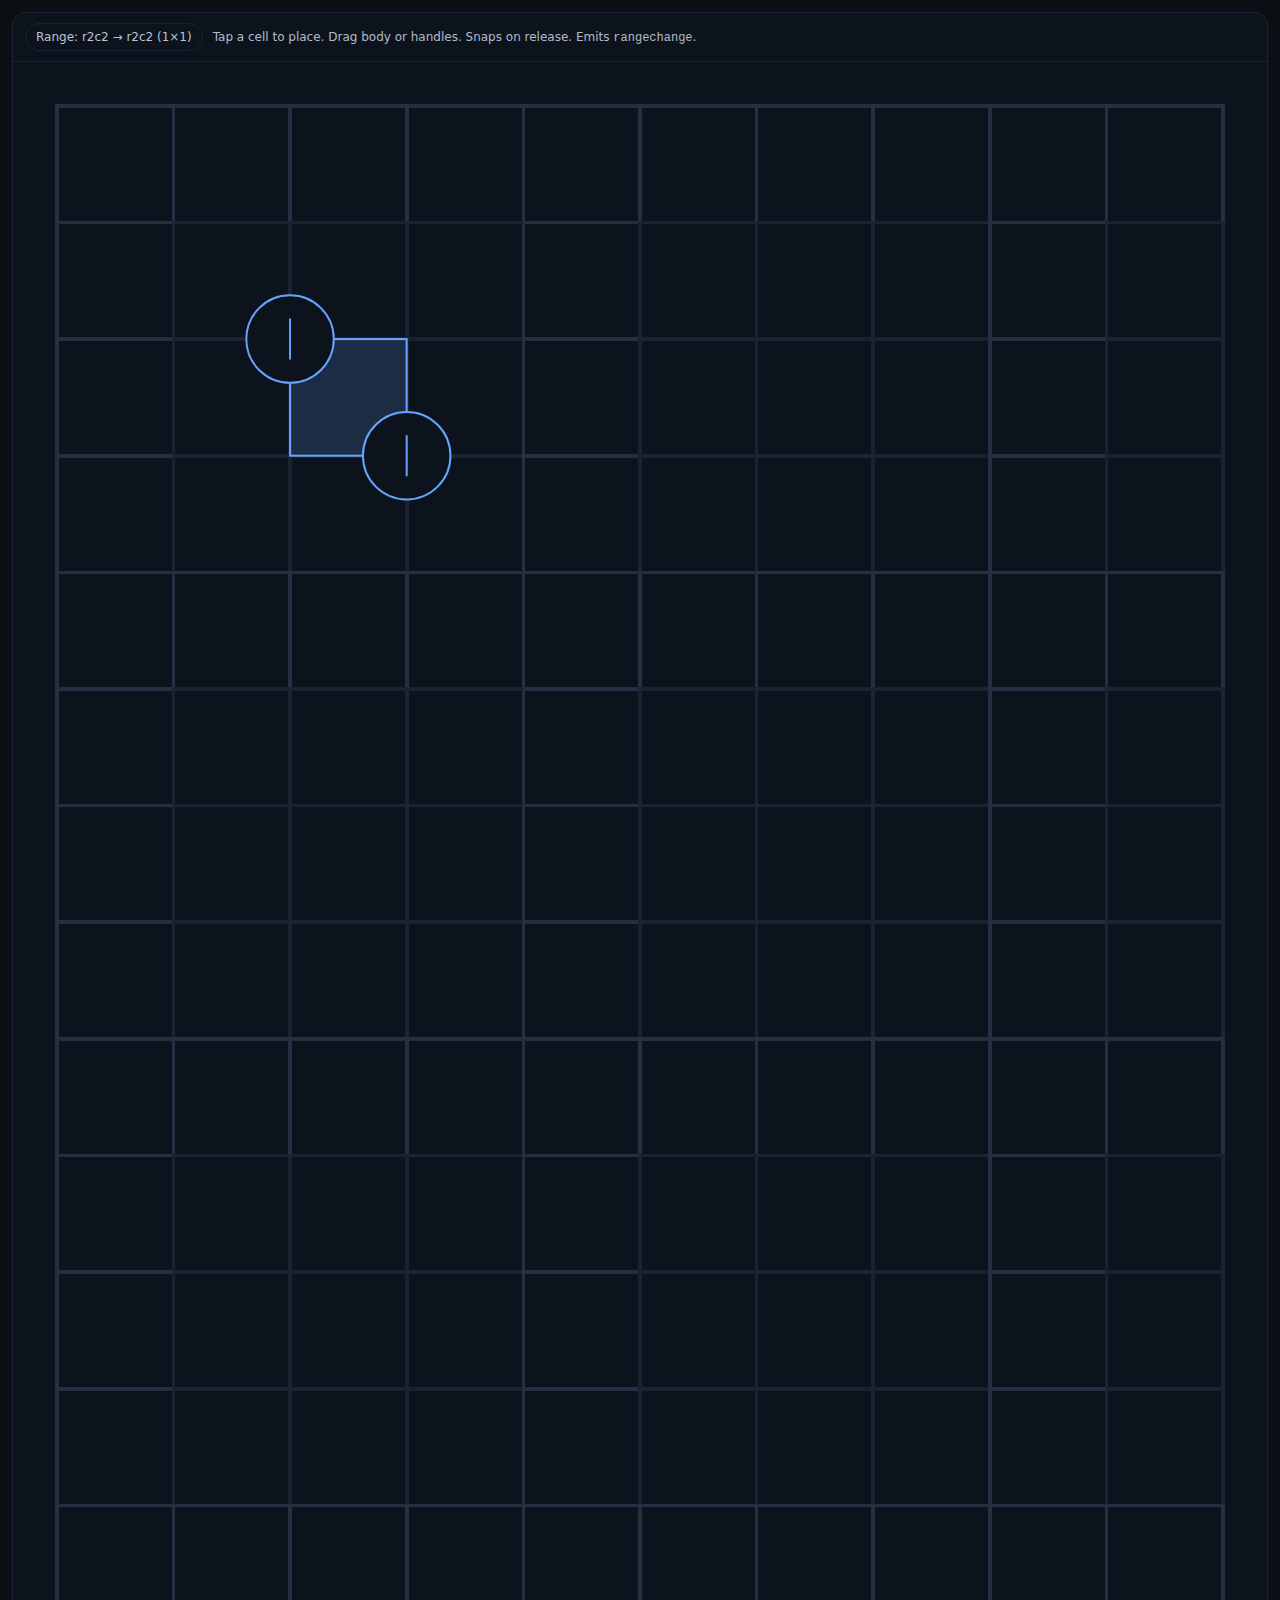
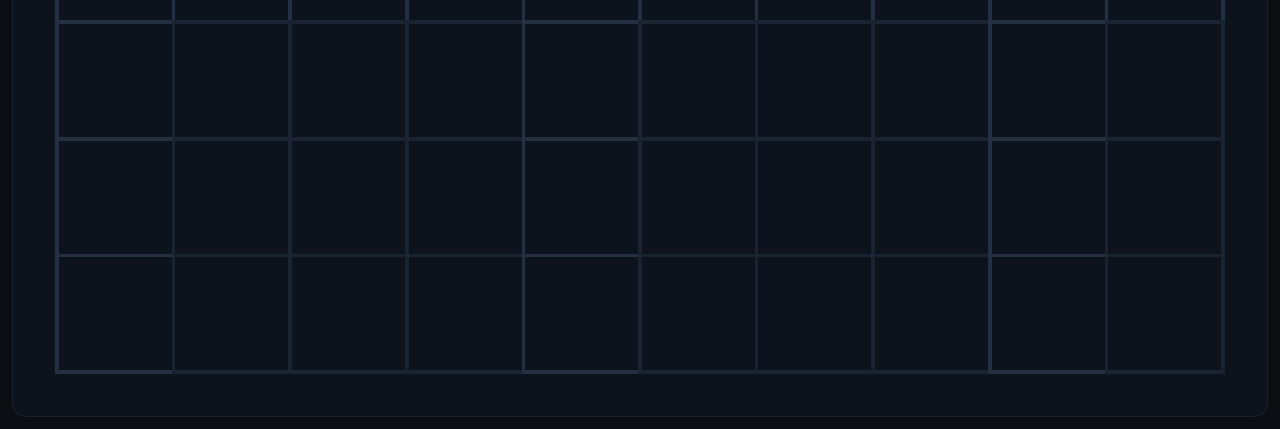
<file: selection-box/gpt-tile-selector.html>
<!doctype html>
<html lang="en">

<head>
  <meta charset="utf-8" />
  <meta name="viewport" content="width=device-width,initial-scale=1,viewport-fit=cover" />
  <title>Mobile-first SVG Range Selector</title>
  <style>
    :root {
      --bg: #0b0f14;
      --grid: #243042;
      --grid2: #1a2331;
      --sel: #66a3ff;
      --selFill: rgba(102, 163, 255, .18);
    }
    
    body {
      margin: 0;
      background: var(--bg);
      color: #cfd7e3;
      font-family: system-ui, -apple-system, Segoe UI, Roboto, Arial, sans-serif;
    }
    
    .wrap {
      padding: 12px;
    }
    
    .card {
      border: 1px solid #1a2331;
      border-radius: 14px;
      overflow: hidden;
      background: #0d131c;
    }
    
    .header {
      display: flex;
      gap: 10px;
      align-items: center;
      padding: 10px 12px;
      border-bottom: 1px solid #1a2331;
    }
    
    .pill {
      font-size: 12px;
      padding: 6px 10px;
      border: 1px solid #1a2331;
      border-radius: 999px;
      color: #b7c3d6;
    }
    
    .note {
      font-size: 12px;
      opacity: .85;
    }
    
    svg {
      display: block;
      width: 100%;
      height: auto;
      touch-action: none;
      user-select: none;
      -webkit-user-select: none;
    }
    
    .tile {
      fill: transparent;
    }
    
    .tileStroke {
      stroke: var(--grid2);
      stroke-width: 1;
      shape-rendering: crispEdges;
    }
    
    .tileStroke.major {
      stroke: var(--grid);
    }
    
    .selRect {
      fill: var(--selFill);
      stroke: var(--sel);
      stroke-width: 2;
      vector-effect: non-scaling-stroke;
    }
    
    .handle {
      fill: #0d131c;
      stroke: var(--sel);
      stroke-width: 2;
      vector-effect: non-scaling-stroke;
    }
    
    .handleHit {
      fill: transparent;
    }
    
    .handleLine {
      stroke: var(--sel);
      stroke-width: 2;
      vector-effect: non-scaling-stroke;
      stroke-linecap: round;
    }
  </style>
</head>

<body>
  <div class="wrap">
    <div class="card">
      <div class="header">
        <div class="pill" id="rangeReadout">Range: —</div>
        <div class="note">Tap a cell to place. Drag body or handles. Snaps on release. Emits <code>rangechange</code>.</div>
      </div>
      <svg id="sheet" viewBox="0 0 360 520" aria-label="sheet"></svg>
    </div>
  </div>
  
  <script>
    /**
     * Mobile-first, Excel-style range selector on an SVG grid.
     * - Tap a cell to insert selector at 1x1.
     * - Drag body to move entire range.
     * - Drag start/end handles to resize; seamless inversion supported.
     * - Snaps to grid on drag end.
     * - Emits CustomEvent('rangechange', { detail: { start:{r,c}, end:{r,c} } })
     */
    
    class SvgRangeSelector {
      /**
       * @param {SVGSVGElement} svg
       * @param {{
       *  rows:number, cols:number,
       *  cellW:number, cellH:number,
       *  majorEvery?:number,
       *  handleRadius?:number,
       *  padding?:number,
       * }} opts
       */
      constructor(svg, opts) {
        this.svg = svg;
        this.opts = {
          majorEvery: 5,
          handleRadius: 12,
          padding: 10,
          ...opts,
        };
        
        this.rows = this.opts.rows;
        this.cols = this.opts.cols;
        this.cellW = this.opts.cellW;
        this.cellH = this.opts.cellH;
        
        // Range in cell coordinates (inclusive)
        this.range = {
          a: { r: 0, c: 0 }, // one corner
          b: { r: 0, c: 0 }, // opposite corner
        };
        
        // Drag state
        this.drag = {
          mode: null, // 'move' | 'a' | 'b'
          pointerId: null,
          startPt: null, // SVG pt at pointerdown
          startRange: null, // snapshot of range at pointerdown
          moveAnchor: null, // offset in cells for moving
        };
        
        this._build();
        this._bind();
        this.render();
      }
      
      // --- Public: set range via 1x1 cell insertion
      placeAtCell(r, c) {
        const rr = this._clamp(r, 0, this.rows - 1);
        const cc = this._clamp(c, 0, this.cols - 1);
        this.range.a = { r: rr, c: cc };
        this.range.b = { r: rr, c: cc };
        this.render();
        this._emit();
      }
      
      // --- Emit rangechange on drag end / placement
      _emit() {
        const { start, end } = this._normalizedRange();
        this.svg.dispatchEvent(
          new CustomEvent("rangechange", {
            detail: { start, end },
            bubbles: true,
            composed: true,
          })
        );
      }
      
      // --- Build SVG elements
      _build() {
        const svg = this.svg;
        
        // Size viewBox based on grid
        const w = this.opts.padding * 2 + this.cols * this.cellW;
        const h = this.opts.padding * 2 + this.rows * this.cellH;
        svg.setAttribute("viewBox", `0 0 ${w} ${h}`);
        
        // Root groups
        this.gGrid = this._el("g");
        this.gSel = this._el("g");
        
        svg.appendChild(this.gGrid);
        svg.appendChild(this.gSel);
        
        // Grid background rect (for hit, if needed)
        this.bg = this._el("rect", {
          x: 0,
          y: 0,
          width: w,
          height: h,
          fill: "transparent"
        });
        this.gGrid.appendChild(this.bg);
        
        // Grid tiles (for tap-to-place)
        this.tiles = [];
        for (let r = 0; r < this.rows; r++) {
          for (let c = 0; c < this.cols; c++) {
            const x = this._pxX(c);
            const y = this._pxY(r);
            
            // A transparent tile rect for pointer events
            const tile = this._el("rect", {
              x,
              y,
              width: this.cellW,
              height: this.cellH,
              class: "tile",
              "data-r": r,
              "data-c": c
            });
            
            // Stroke grid line (separate so tile remains transparent)
            const stroke = this._el("rect", {
              x,
              y,
              width: this.cellW,
              height: this.cellH,
              fill: "transparent",
              class: "tileStroke" + ((r % this.opts.majorEvery === 0 || c % this.opts.majorEvery === 0) ? " major" : "")
            });
            
            this.gGrid.appendChild(stroke);
            this.gGrid.appendChild(tile);
            this.tiles.push(tile);
          }
        }
        
        // Selection rect
        this.selRect = this._el("rect", { class: "selRect" });
        this.gSel.appendChild(this.selRect);
        
        // Handles: start (a) and end (b)
        this.handleA = this._makeHandle();
        this.handleB = this._makeHandle();
        this.gSel.appendChild(this.handleA.g);
        this.gSel.appendChild(this.handleB.g);
        
        // A hit rect to drag the entire selection (bigger finger target)
        this.selHit = this._el("rect", { fill: "transparent" });
        this.gSel.insertBefore(this.selHit, this.selRect);
        
        // Ensure selector is above grid
        this.gSel.style.pointerEvents = "auto";
      }
      
      _makeHandle() {
        const g = this._el("g");
        
        // Simple "drag glyph": vertical line
        const line = this._el("line", { class: "handleLine" });
        const circle = this._el("circle", { class: "handle" });
        
        // Larger invisible hit target for finger
        const hit = this._el("circle", { class: "handleHit" });
        
        g.appendChild(hit);
        g.appendChild(circle);
        g.appendChild(line);
        
        return { g, line, circle, hit };
      }
      
      // --- Bind pointer events (touch + mouse via Pointer Events)
      _bind() {
        // Tap a tile to place 1x1 selector
        for (const tile of this.tiles) {
          tile.addEventListener("pointerdown", (e) => {
            // If currently dragging something else, ignore
            if (this.drag.mode) return;
            
            const r = Number(tile.getAttribute("data-r"));
            const c = Number(tile.getAttribute("data-c"));
            
            // Place immediately on pointerdown for mobile feel
            this.placeAtCell(r, c);
            
            // Prevent background scroll on touch
            e.preventDefault();
          }, { passive: false });
        }
        
        // Drag selection body
        this.selHit.addEventListener("pointerdown", (e) => this._startDrag(e, "move"), { passive: false });
        this.selRect.addEventListener("pointerdown", (e) => this._startDrag(e, "move"), { passive: false });
        
        // Drag handles
        this.handleA.g.addEventListener("pointerdown", (e) => this._startDrag(e, "a"), { passive: false });
        this.handleB.g.addEventListener("pointerdown", (e) => this._startDrag(e, "b"), { passive: false });
        
        // Global move/up on SVG (captures outside handle region)
        this.svg.addEventListener("pointermove", (e) => this._onMove(e), { passive: false });
        this.svg.addEventListener("pointerup", (e) => this._endDrag(e), { passive: false });
        this.svg.addEventListener("pointercancel", (e) => this._endDrag(e), { passive: false });
        this.svg.addEventListener("lostpointercapture", (e) => this._endDrag(e), { passive: false });
      }
      
      _startDrag(e, mode) {
        e.preventDefault();
        
        // Only one pointer at a time
        if (this.drag.mode) return;
        
        this.drag.mode = mode;
        this.drag.pointerId = e.pointerId;
        this.svg.setPointerCapture?.(e.pointerId);
        
        const pt = this._toSvgPoint(e);
        this.drag.startPt = pt;
        this.drag.startRange = this._cloneRange(this.range);
        
        // For move, compute anchor offset in cell space to preserve grab point
        if (mode === "move") {
          const { start, end } = this._normalizedRangeFrom(this.drag.startRange);
          const rect = this._rectFor(start, end);
          // Convert pointer position into cell coords within rect (fractional)
          const fx = (pt.x - rect.x) / this.cellW;
          const fy = (pt.y - rect.y) / this.cellH;
          this.drag.moveAnchor = { fx, fy, w: (end.c - start.c + 1), h: (end.r - start.r + 1) };
        }
      }
      
      _onMove(e) {
        if (!this.drag.mode) return;
        if (e.pointerId !== this.drag.pointerId) return;
        e.preventDefault();
        
        const pt = this._toSvgPoint(e);
        
        if (this.drag.mode === "move") {
          this._dragMove(pt);
        } else if (this.drag.mode === "a") {
          this._dragHandle(pt, "a");
        } else if (this.drag.mode === "b") {
          this._dragHandle(pt, "b");
        }
        
        this.render(); // live feedback, no snapping until end
      }
      
      _endDrag(e) {
        if (!this.drag.mode) return;
        if (e.pointerId !== this.drag.pointerId) return;
        e.preventDefault();
        
        // Snap to grid on release (range is already in cell coords; ensure clamped + normalized)
        this._clampRangeInPlace();
        
        // Clear drag state
        this.drag.mode = null;
        this.drag.pointerId = null;
        this.drag.startPt = null;
        this.drag.startRange = null;
        this.drag.moveAnchor = null;
        
        this.render();
        this._emit();
      }
      
      _dragMove(pt) {
        const startRange = this.drag.startRange;
        const { start, end } = this._normalizedRangeFrom(startRange);
        const w = end.c - start.c + 1;
        const h = end.r - start.r + 1;
        
        // Anchor: maintain where you grabbed inside selection
        const anchor = this.drag.moveAnchor ?? { fx: 0.5, fy: 0.5, w, h };
        
        // Desired top-left in px
        const desiredX = pt.x - anchor.fx * this.cellW;
        const desiredY = pt.y - anchor.fy * this.cellH;
        
        // Convert to fractional cell top-left
        const fracC = (desiredX - this.opts.padding) / this.cellW;
        const fracR = (desiredY - this.opts.padding) / this.cellH;
        
        // For live drag, keep fractional by rounding to nearest cell boundary feel:
        // We keep it continuous but expressed as integer cell coords by nearest.
        let newStartC = Math.round(fracC);
        let newStartR = Math.round(fracR);
        
        // Clamp so selection stays within grid
        newStartC = this._clamp(newStartC, 0, this.cols - w);
        newStartR = this._clamp(newStartR, 0, this.rows - h);
        
        const newEndC = newStartC + w - 1;
        const newEndR = newStartR + h - 1;
        
        // Preserve orientation? Move should keep same shape; use normalized then set corners
        this.range.a = { r: newStartR, c: newStartC };
        this.range.b = { r: newEndR, c: newEndC };
      }
      
      _dragHandle(pt, which) {
        // Convert pointer to nearest cell for live feel (snaps on release anyway)
        const cell = this._pointToCell(pt.x, pt.y, /*nearest=*/ true);
        
        // Update chosen corner
        if (which === "a") this.range.a = cell;
        else this.range.b = cell;
        
        // Seamless inversion: nothing special needed besides allowing a/b to cross.
        // Rendering uses normalized range, so rectangle never flips weirdly.
      }
      
      // --- Rendering
      render() {
        const { start, end } = this._normalizedRange();
        
        // Update selection rect
        const rect = this._rectFor(start, end);
        this.selRect.setAttribute("x", rect.x);
        this.selRect.setAttribute("y", rect.y);
        this.selRect.setAttribute("width", rect.w);
        this.selRect.setAttribute("height", rect.h);
        
        // Update hit rect (slightly bigger for finger)
        const hitPad = 8;
        this.selHit.setAttribute("x", rect.x - hitPad);
        this.selHit.setAttribute("y", rect.y - hitPad);
        this.selHit.setAttribute("width", rect.w + hitPad * 2);
        this.selHit.setAttribute("height", rect.h + hitPad * 2);
        
        // Handles at two opposite corners (top-left == start, bottom-right == end)
        this._positionHandle(this.handleA, rect.x, rect.y);
        this._positionHandle(this.handleB, rect.x + rect.w, rect.y + rect.h);
        
        // Optional: readout demo
        const readout = document.getElementById("rangeReadout");
        if (readout) {
          readout.textContent =
            `Range: r${start.r}c${start.c} → r${end.r}c${end.c} (${end.r - start.r + 1}×${end.c - start.c + 1})`;
        }
      }
      
      _positionHandle(handle, x, y) {
        const r = this.opts.handleRadius;
        
        // Place circle centered on corner
        handle.circle.setAttribute("cx", x);
        handle.circle.setAttribute("cy", y);
        handle.circle.setAttribute("r", r);
        
        handle.hit.setAttribute("cx", x);
        handle.hit.setAttribute("cy", y);
        handle.hit.setAttribute("r", r * 1.8);
        
        // Drag glyph line inside circle
        handle.line.setAttribute("x1", x);
        handle.line.setAttribute("x2", x);
        handle.line.setAttribute("y1", y - r * 0.45);
        handle.line.setAttribute("y2", y + r * 0.45);
      }
      
      // --- Geometry helpers
      _pxX(c) { return this.opts.padding + c * this.cellW; }
      _pxY(r) { return this.opts.padding + r * this.cellH; }
      
      _rectFor(start, end) {
        const x = this._pxX(start.c);
        const y = this._pxY(start.r);
        const w = (end.c - start.c + 1) * this.cellW;
        const h = (end.r - start.r + 1) * this.cellH;
        // For handle placement at far corner, we want corner point exactly at rect boundary
        return { x, y, w, h };
      }
      
      _pointToCell(x, y, nearest) {
        const cRaw = (x - this.opts.padding) / this.cellW;
        const rRaw = (y - this.opts.padding) / this.cellH;
        
        let c = nearest ? Math.round(cRaw) : Math.floor(cRaw);
        let r = nearest ? Math.round(rRaw) : Math.floor(rRaw);
        
        c = this._clamp(c, 0, this.cols - 1);
        r = this._clamp(r, 0, this.rows - 1);
        return { r, c };
      }
      
      _toSvgPoint(e) {
        const svg = this.svg;
        const pt = svg.createSVGPoint();
        pt.x = e.clientX;
        pt.y = e.clientY;
        const ctm = svg.getScreenCTM();
        if (!ctm) return { x: 0, y: 0 };
        const inv = ctm.inverse();
        const sp = pt.matrixTransform(inv);
        return { x: sp.x, y: sp.y };
      }
      
      _normalizedRange() {
        return this._normalizedRangeFrom(this.range);
      }
      _normalizedRangeFrom(range) {
        const r1 = range.a.r,
          c1 = range.a.c;
        const r2 = range.b.r,
          c2 = range.b.c;
        const start = { r: Math.min(r1, r2), c: Math.min(c1, c2) };
        const end = { r: Math.max(r1, r2), c: Math.max(c1, c2) };
        return { start, end };
      }
      
      _clampRangeInPlace() {
        // range corners already integer; just clamp and keep inclusive
        this.range.a.r = this._clamp(this.range.a.r, 0, this.rows - 1);
        this.range.a.c = this._clamp(this.range.a.c, 0, this.cols - 1);
        this.range.b.r = this._clamp(this.range.b.r, 0, this.rows - 1);
        this.range.b.c = this._clamp(this.range.b.c, 0, this.cols - 1);
      }
      
      _cloneRange(r) {
        return { a: { r: r.a.r, c: r.a.c }, b: { r: r.b.r, c: r.b.c } };
      }
      
      _clamp(v, lo, hi) { return Math.max(lo, Math.min(hi, v)); }
      
      _el(tag, attrs = {}) {
        const el = document.createElementNS("http://www.w3.org/2000/svg", tag);
        for (const [k, v] of Object.entries(attrs)) el.setAttribute(k, String(v));
        return el;
      }
    }
    
    // --- Demo setup
    const svg = document.getElementById("sheet");
    
    // Pick a mobile-friendly cell size; feel free to change.
    const selector = new SvgRangeSelector(svg, {
      rows: 16,
      cols: 10,
      cellW: 32,
      cellH: 32,
      majorEvery: 4,
      handleRadius: 12,
      padding: 12,
    });
    
    // Listen for emitted range
    svg.addEventListener("rangechange", (e) => {
      // e.detail = { start:{r,c}, end:{r,c} }
      console.log("rangechange:", e.detail);
    });
    
    // Optional: start somewhere
    selector.placeAtCell(2, 2);
  </script>
</body>

</html>
</file>
